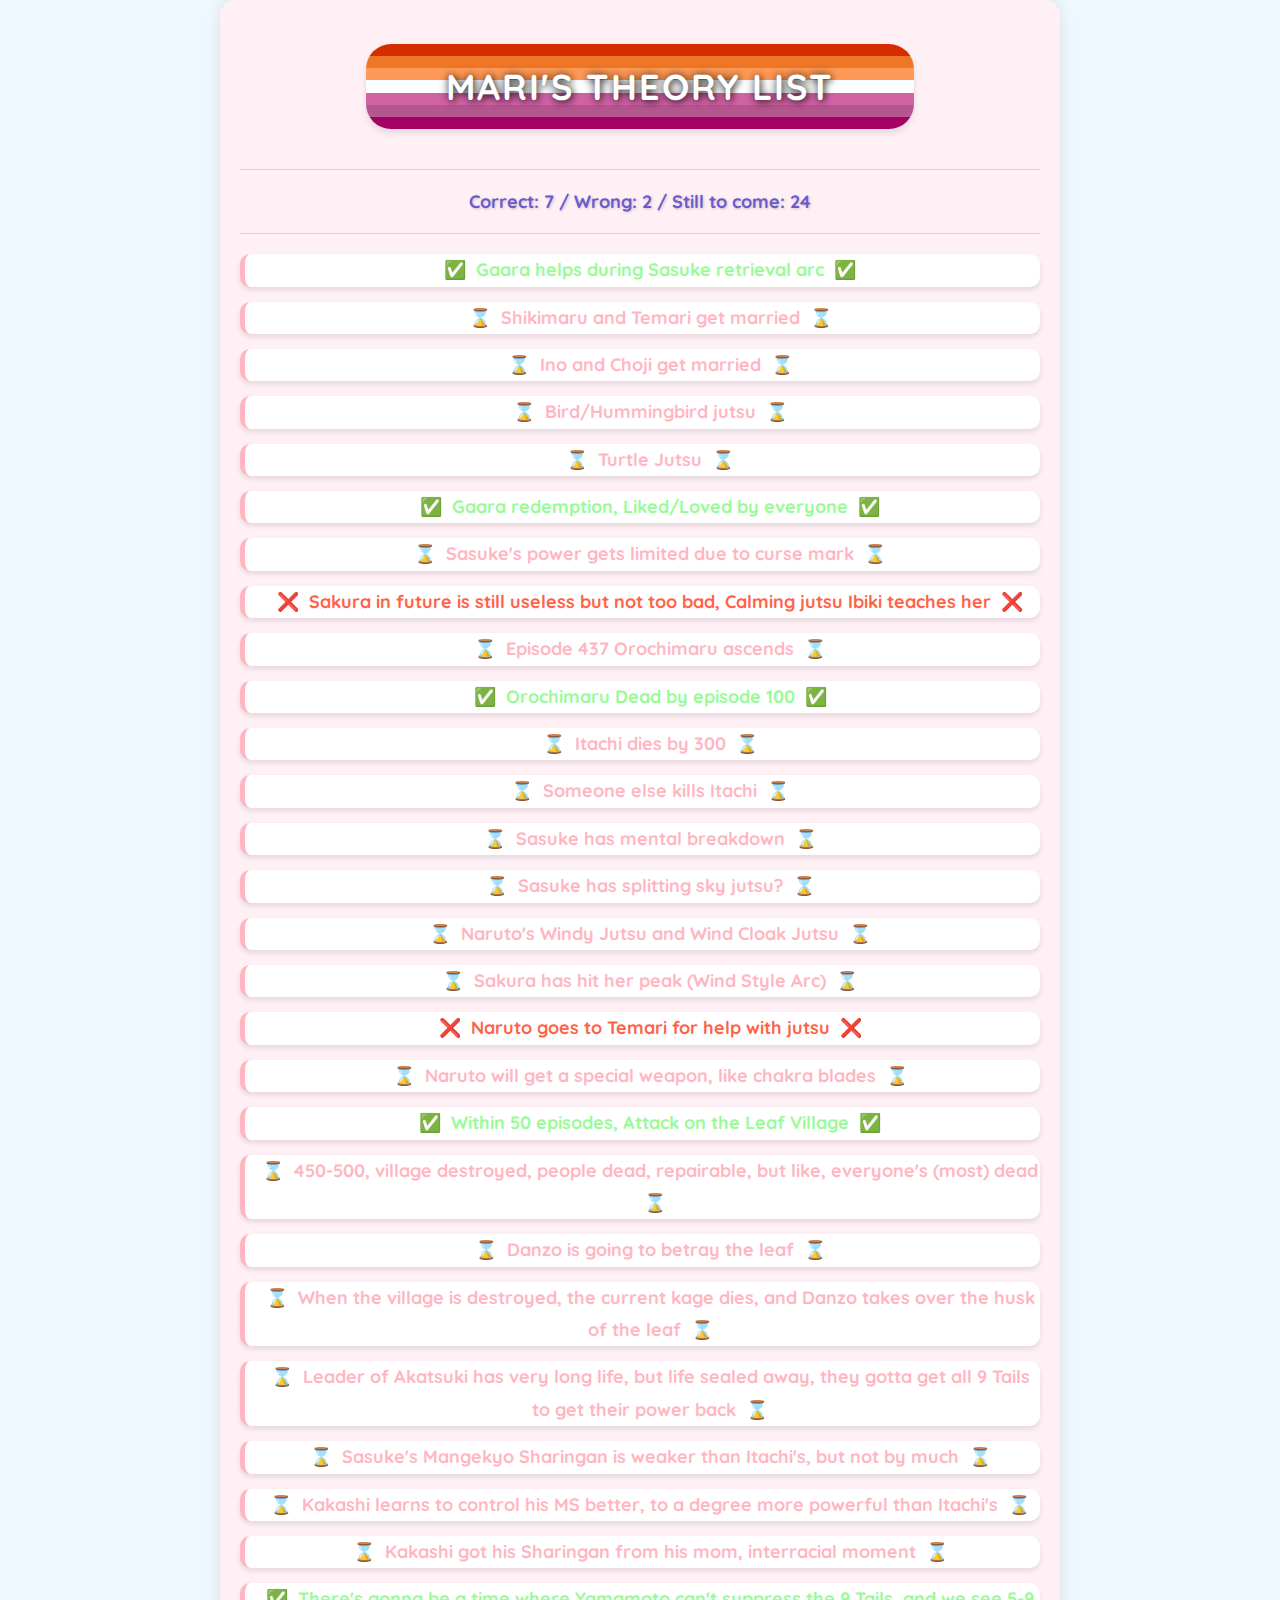
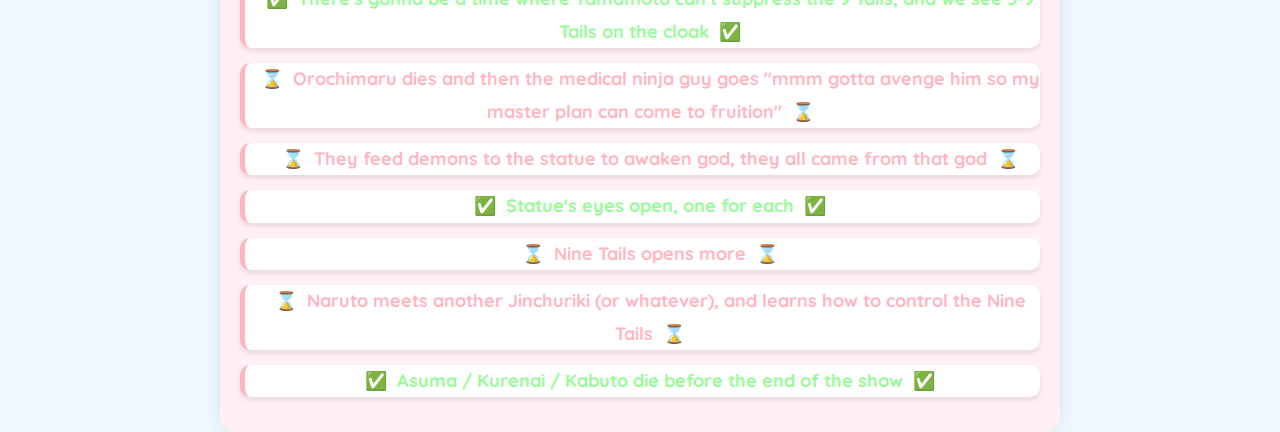
<file: MarisTheroryList.html>
<html>
	<head>
		<link href="https://fonts.googleapis.com/css2?family=Quicksand:wght@400;700&display=swap" rel="stylesheet">
		<title>Mari's Theory List</title>
		<style>
			body {
				background-color: #f0f8ff; /* Soft light blue */
				color: #333333; /* Dark text for readability */
				margin: 0;
				font-family: 'Quicksand', sans-serif;
			}
			.ml {
				text-align: center;
				padding: 20px;
				max-width: 800px;
				margin: 0 auto;
				background-color: #fff0f5; /* Soft lavender background */
				border-radius: 15px; /* Rounded corners */
				box-shadow: 0px 0px 15px rgba(0, 0, 0, 0.1); /* Soft shadow */
			}
			h1 {
			color: #fff; /* White text for better contrast */
			font-size: 36px; /* Larger size for emphasis */
			font-weight: bold;
			text-transform: uppercase;
			padding: 20px 80px; /* Added more padding on left and right to maintain width */
			border-radius: 25px; /* Rounded corners for a bubbly look */
			box-shadow: 0 4px 6px rgba(0, 0, 0, 0.1); /* Soft shadow for depth */
			display: inline-block;
			text-shadow: 2px 2px 6px rgba(0, 0, 0, 0.5), 
						 0px 0px 10px rgba(0, 0, 0, 0.7); /* Slightly darker shadow for the text border */
			margin-bottom: 20px;
			letter-spacing: 2px; /* Slight letter spacing */
			background-image: 
			  linear-gradient(to bottom, 
				#D52D00 14.28%, 
				#EF7627 14.28% 28.57%, 
				#FF9A56 28.57% 42.85%, 
				#FFFFFF 42.85% 57.14%, 
				#D162A4 57.14% 71.42%, 
				#B55690 71.42% 85.71%, 
				#A30262 85.71% 100%);
			background-size: 100% 100%;
			background-position: 0 0; /* Aligning the stripes vertically */
			}
			h3 {
				font-size: 18px;
				font-weight: normal;
				color: #6a5acd; /* Soft lavender for counter */
				margin-top: 20px;
				font-weight: bold; /* Making it stand out */
				text-shadow: 1px 1px 3px rgba(0, 0, 0, 0.2); /* Adding subtle text shadow */
			}
			p {
				margin: 15px 0;
				line-height: 1.8;
				font-weight: bold;
				font-size: 18px;
				border-left: 5px solid #ffb6c1; /* Soft pink border */
				padding-left: 15px;
				background-color: #fff; /* White background for each line */
				border-radius: 10px;
				box-shadow: 0 3px 5px rgba(0, 0, 0, 0.1);
				transition: all 0.3s ease-in-out; /* Smooth hover effect */
			}
			p:hover {
				background-color: #ffe4e1; /* Light pink hover effect */
				transform: scale(1.05); /* Slight scale-up effect */
			}
			hr {
				border: 0;
				height: 1px;
				background-color: #d3d3d3; /* Subtle line */
				margin: 20px 0;
			}
			/* Add cute emojis or icons to the ticks/crosses */
			.correct {
				color: #98fb98; /* Light green for correct items */
			}
			.wrong {
				color: #ff6347; /* Light red for wrong items */
			}
			.still {
				color: #ffb6c1; /* Light pink for still-to-come items */
			}
			/* Adding custom icons for checks and crosses */
			.correct::before {
				content: "✅"; /* Emoji for correct */
				margin-right: 10px;
			}
			.correct::after {
				content: "✅"; /* Emoji for correct */
				margin-left: 10px;
			}
			.wrong::before {
				content: "❌"; /* Emoji for wrong */
				margin-right: 10px;
			}
			.wrong::after {
				content: "❌"; /* Emoji for wrong */
				margin-left: 10px;
			}
			.still::before {
				content: "⌛"; /* Hourglass emoji for still-to-come */
				margin-right: 10px;
			}
			.still::after {
				content: "⌛"; /* Hourglass emoji for still-to-come */
				margin-left: 10px;
			}
		</style>
	</head>
	<body>
		<div class="ml">
			<h1>Mari's Theory List</h1>
			<hr>
			<h3 id="counter">Correct: 0 / Wrong: 0 / Still to come: 0</h3>
			<hr>
			<p class="correct">Gaara helps during Sasuke retrieval arc</p>
			<p class="still">Shikimaru and Temari get married</p>
			<p class="still">Ino and Choji get married</p>
			<p class="still">Bird/Hummingbird jutsu</p>
			<p class="still">Turtle Jutsu</p>
			<p class="correct">Gaara redemption, Liked/Loved by everyone</p>
			<p class="still">Sasuke's power gets limited due to curse mark</p>
			<p class="wrong">Sakura in future is still useless but not too bad, Calming jutsu Ibiki teaches her</p>
			<p class="still">Episode 437 Orochimaru ascends</p>
			<p class="correct">Orochimaru Dead by episode 100</p>
			<p class="still">Itachi dies by 300</p>
			<p class="still">Someone else kills Itachi</p>
			<p class="still">Sasuke has mental breakdown</p>
			<p class="still">Sasuke has splitting sky jutsu?</p>
			<p class="still">Naruto's Windy Jutsu and Wind Cloak Jutsu</p>
			<p class="still">Sakura has hit her peak (Wind Style Arc)</p>
			<p class="wrong">Naruto goes to Temari for help with jutsu</p>
			<p class="still">Naruto will get a special weapon, like chakra blades</p>
			<p class="correct">Within 50 episodes, Attack on the Leaf Village</p>
			<p class="still">450-500, village destroyed, people dead, repairable, but like, everyone's (most) dead</p>
			<p class="still">Danzo is going to betray the leaf</p>
			<p class="still">When the village is destroyed, the current kage dies, and Danzo takes over the husk of the leaf</p>
			<p class="still">Leader of Akatsuki has very long life, but life sealed away, they gotta get all 9 Tails to get their power back</p>
			<p class="still">Sasuke's Mangekyo Sharingan is weaker than Itachi's, but not by much</p>
			<p class="still">Kakashi learns to control his MS better, to a degree more powerful than Itachi's</p>
			<p class="still">Kakashi got his Sharingan from his mom, interracial moment</p>
			<p class="correct">There's gonna be a time where Yamamoto can't suppress the 9 Tails, and we see 5-9 Tails on the cloak</p>
			<p class="still">Orochimaru dies and then the medical ninja guy goes "mmm gotta avenge him so my master plan can come to fruition"</p>
			<p class="still">They feed demons to the statue to awaken god, they all came from that god</p>
			<p class="correct">Statue's eyes open, one for each</p>
			<p class="still">Nine Tails opens more</p>
			<p class="still">Naruto meets another Jinchuriki (or whatever), and learns how to control the Nine Tails</p>
			<p class="correct">Asuma / Kurenai / Kabuto die before the end of the show</p>
		</div>
		<script>
			function updateCounter() {
				let correctCount = 0;
				let wrongCount = 0;
				let stillCount = 0;

				let items = document.querySelectorAll('.ml p');

				items.forEach(item => {
					if (item.classList.contains('correct')) {
						correctCount++;
					} else if (item.classList.contains('wrong')) {
						wrongCount++;
					} else {
						stillCount++;
					}
				});

				document.getElementById('counter').textContent = `Correct: ${correctCount} / Wrong: ${wrongCount} / Still to come: ${stillCount}`;
			}

			updateCounter(); // Initial call to set the counter
		</script>
	</body>
</html>
</file>
